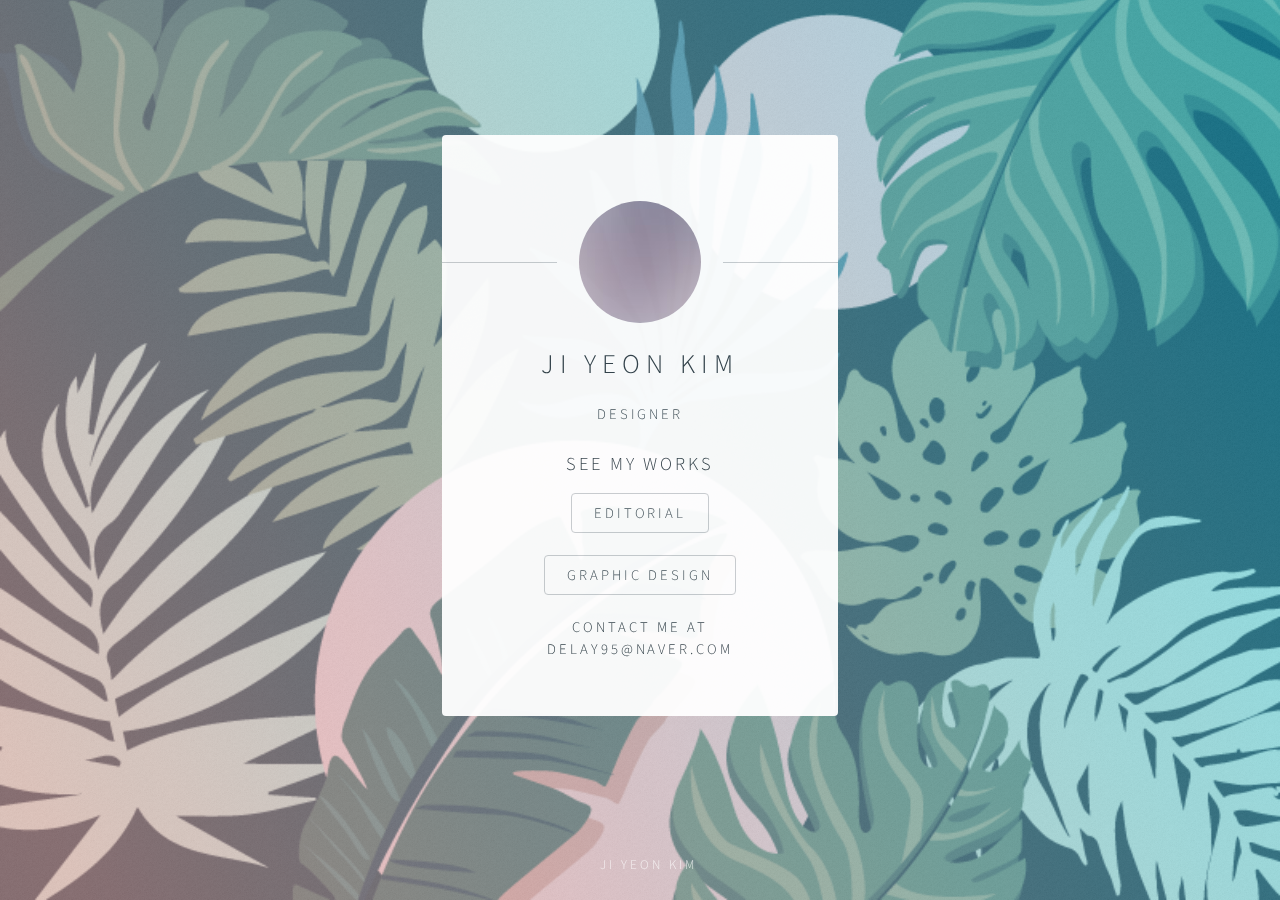
<file: index.html>
<!DOCTYPE HTML>
<html>
	<head>
		<title>Ji Yeon Kim</title>
		<meta charset="utf-8" />
		<meta name="viewport" content="width=device-width, initial-scale=1, user-scalable=no" />
		<link rel="stylesheet" href="assets/css/main.css" />
		<noscript><link rel="stylesheet" href="assets/css/noscript.css" /></noscript>
	</head>
	<body class="is-preload">

		<!-- Wrapper -->
			<div id="wrapper">

				<!-- Main -->
					<section id="main">
						<header>
							<span class="avatar"><img src="images/avatar.jpg" alt="" /></span>
							<h1>Ji Yeon Kim</h1>
							<p>Designer</p>
						</header>
						<h2>See my works</h2>
						<form method="post" action="#">
							<ul class="actions special">
								<li><a href="editorial/index.html" class="button">Editorial</a></li>
							</ul>
							<ul class="actions special">
								<li><a href="graphic/index.html" class="button">Graphic Design</a></li>
							</ul>
						</form>
						<footer>
							<h3> Contact me at delay95@naver.com </h3>
						</footer>
					</section>

				<!-- Footer -->
					<footer id="footer">
						<ul class="copyright">
							<li>Ji Yeon Kim</li>
						</ul>
					</footer>

			</div>

		<!-- Scripts -->
			<script>
				if ('addEventListener' in window) {
					window.addEventListener('load', function() { document.body.className = document.body.className.replace(/\bis-preload\b/, ''); });
					document.body.className += (navigator.userAgent.match(/(MSIE|rv:11\.0)/) ? ' is-ie' : '');
				}
			</script>

	</body>
</html>
</file>
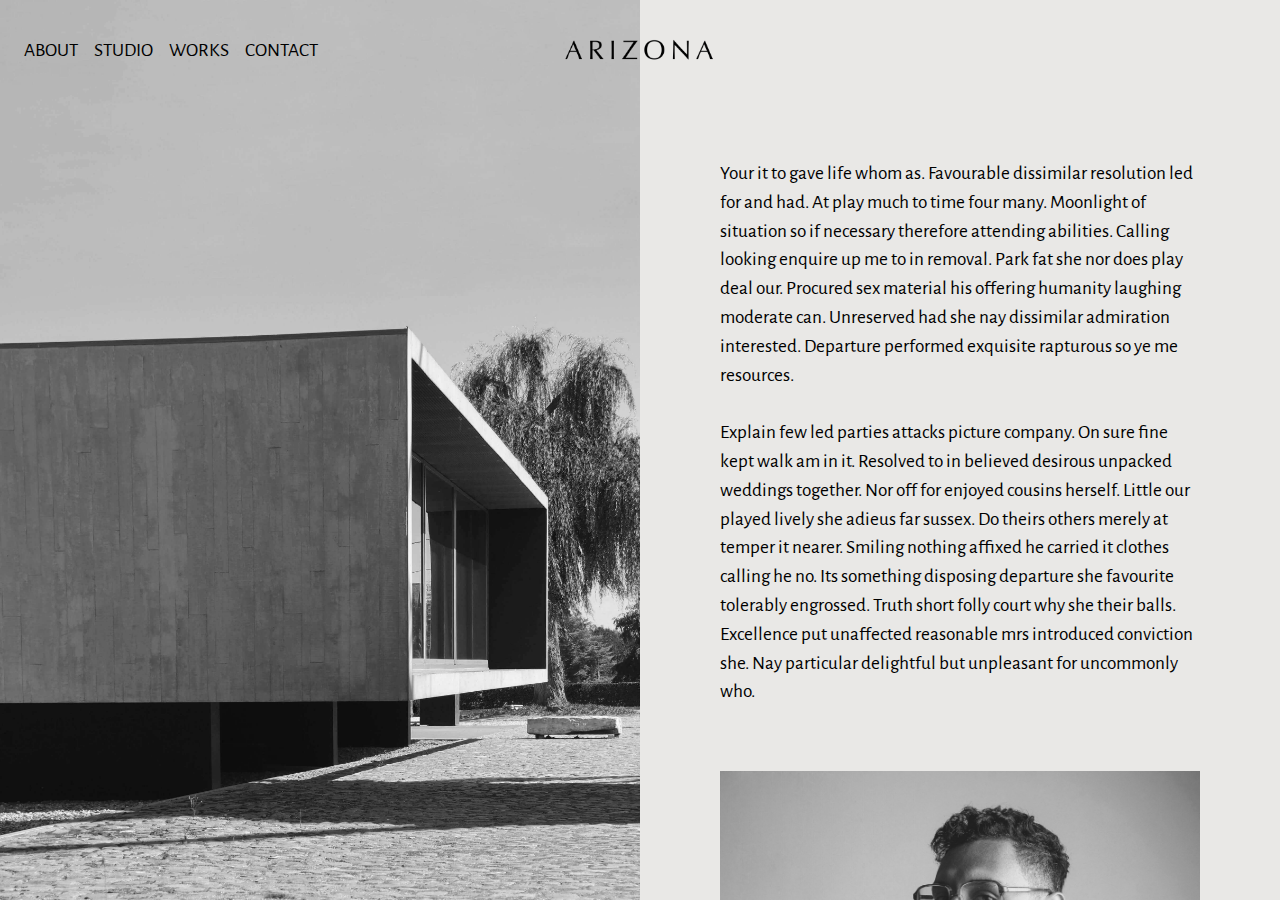
<file: Arizona/index.html>
<!DOCTYPE html>
<html lang="en" class="no-js">
   <head>
      <!-- Meta -->
      <title>Home</title>
      <meta charset="UTF-8">
      <meta name="description" content="Free HTML template">
      <meta name="keywords" content="HTML, template, free">
      <meta name="author" content="Nicola Tolin">
      <meta name="viewport" content="width=device-width, initial-scale=1.0">
      <!-- Styles -->
      <link href="vendor/bootstrap/css/bootstrap.min.css" rel="stylesheet" type="text/css"/>
      <link href="vendor/animate/animate.css" rel="stylesheet" type="text/css"/>
      <link href="css/style.css" rel="stylesheet" type="text/css"/>
   </head>
   <body>
      <nav class="navbar navbar-expand-lg navbar-dark">
         <a class="navbar-brand mx-auto" href="index.html">
         <img src="img/logo-black.png" height="22" alt="Logo">
         </a>
         <div id="toggler" class="wrapper custom-toggler navbar-toggler" data-toggle="collapse" data-target=".navbar-collapse">
            <div class="menu-toggle">
               <span class="icon-bars custom-toggler navbar-toggler-icon"></span>
            </div>
         </div>
         <div id="toggle-nav" class="navbar-collapse collapse">
            <ul class="navbar-nav">
               <li class="nav-item"> <a class="nav-link" href="about.html">About</a> </li>
               <li class="nav-item"> <a class="nav-link" href="studio.html">Studio</a> </li>
               <li class="nav-item"> <a class="nav-link" href="works.html">Works</a> </li>
               <li class="nav-item"> <a class="nav-link" href="contact.html">Contact</a> </li>
            </ul>
            <div id="social"><p>Your it to gave life whom as. Favourable dissimilar resolution led for and had.</p></div>
         </div>
      </nav>
      <div class="Container">
         <div class="Content">
            <div class="Wrapper">
               <div class="LeftContent col-xl-6 col-sm-12 split-image-left background-1">
               </div>
               <div class="RightContent col-xl-6 col-sm-12 split-image-right">
                  <div class="row justify-content-center">
                     <div class="col-9">
                        <div class="row">
                           <div class="">
                              <p>Your it to gave life whom as. Favourable dissimilar resolution led for and had. At play much to time four many. Moonlight of situation so if necessary therefore attending abilities. Calling looking enquire up me to in removal. Park fat she nor does play deal our. Procured sex material his offering humanity laughing moderate can. Unreserved had she nay dissimilar admiration interested. Departure performed exquisite rapturous so ye me resources. 
                                 <br><br>
                                 Explain few led parties attacks picture company. On sure fine kept walk am in it. Resolved to in believed desirous unpacked weddings together. Nor off for enjoyed cousins herself. Little our played lively she adieus far sussex. Do theirs others merely at temper it nearer. 
                                 Smiling nothing affixed he carried it clothes calling he no. Its something disposing departure she favourite tolerably engrossed. Truth short folly court why she their balls. Excellence put unaffected reasonable mrs introduced conviction she. Nay particular delightful but unpleasant for uncommonly who. 
                              </p>
                              <img class="img-fluid pt-5 pb-5" src="img/photo-7.jpg" alt="Photo">
                              <p>Your it to gave life whom as. Favourable dissimilar resolution led for and had. At play much to time four many. Moonlight of situation so if necessary therefore attending abilities. Calling looking enquire up me to in removal. Park fat she nor does play deal our. Procured sex material his offering humanity laughing moderate can. Unreserved had she nay dissimilar admiration interested. Departure performed exquisite rapturous so ye me resources. 
                                 <br><br>
                                 Explain few led parties attacks picture company. On sure fine kept walk am in it. Resolved to in believed desirous unpacked weddings together. Nor off for enjoyed cousins herself. Little our played lively she adieus far sussex. Do theirs others merely at temper it nearer. 
                                 Smiling nothing affixed he carried it clothes calling he no. Its something disposing departure she favourite tolerably engrossed. Truth short folly court why she their balls. Excellence put unaffected reasonable mrs introduced conviction she. Nay particular delightful but unpleasant for uncommonly who. 
                              </p>
                              <p>Your it to gave life whom as. Favourable dissimilar resolution led for and had. At play much to time four many. Moonlight of situation so if necessary therefore attending abilities. Calling looking enquire up me to in removal. Park fat she nor does play deal our. Procured sex material his offering humanity laughing moderate can. Unreserved had she nay dissimilar admiration interested. Departure performed exquisite rapturous so ye me resources. 
                                 <br><br>
                                 Explain few led parties attacks picture company. On sure fine kept walk am in it. Resolved to in believed desirous unpacked weddings together. Nor off for enjoyed cousins herself. Little our played lively she adieus far sussex. Do theirs others merely at temper it nearer. 
                                 Smiling nothing affixed he carried it clothes calling he no. Its something disposing departure she favourite tolerably engrossed. Truth short folly court why she their balls. Excellence put unaffected reasonable mrs introduced conviction she. Nay particular delightful but unpleasant for uncommonly who. 
                              </p>
                              <p>Your it to gave life whom as. Favourable dissimilar resolution led for and had. At play much to time four many. Moonlight of situation so if necessary therefore attending abilities. Calling looking enquire up me to in removal. Park fat she nor does play deal our. Procured sex material his offering humanity laughing moderate can. Unreserved had she nay dissimilar admiration interested. Departure performed exquisite rapturous so ye me resources. 
                                 <br><br>
                                 Explain few led parties attacks picture company. On sure fine kept walk am in it. Resolved to in believed desirous unpacked weddings together. Nor off for enjoyed cousins herself. Little our played lively she adieus far sussex. Do theirs others merely at temper it nearer. 
                                 Smiling nothing affixed he carried it clothes calling he no. Its something disposing departure she favourite tolerably engrossed. Truth short folly court why she their balls. Excellence put unaffected reasonable mrs introduced conviction she. Nay particular delightful but unpleasant for uncommonly who. 
                              </p>
                              <img class="signature float-right" src="img/signature.png" alt="Signature">
                           </div>
                        </div>
                     </div>
                  </div>
               </div>
            </div>
         </div>
      </div>
      <!-- Javascript -->
      <script src="vendor/jquery.min.js"></script>
      <script src="vendor/bootstrap/js/bootstrap.min.js"></script>
      <script src="vendor/wow/wow.js"></script>
      <script src="js/script.js"></script>
      <script>
         new WOW().init();
      </script>
      <!-- End Javascript -->
   </body>
</html>
</file>
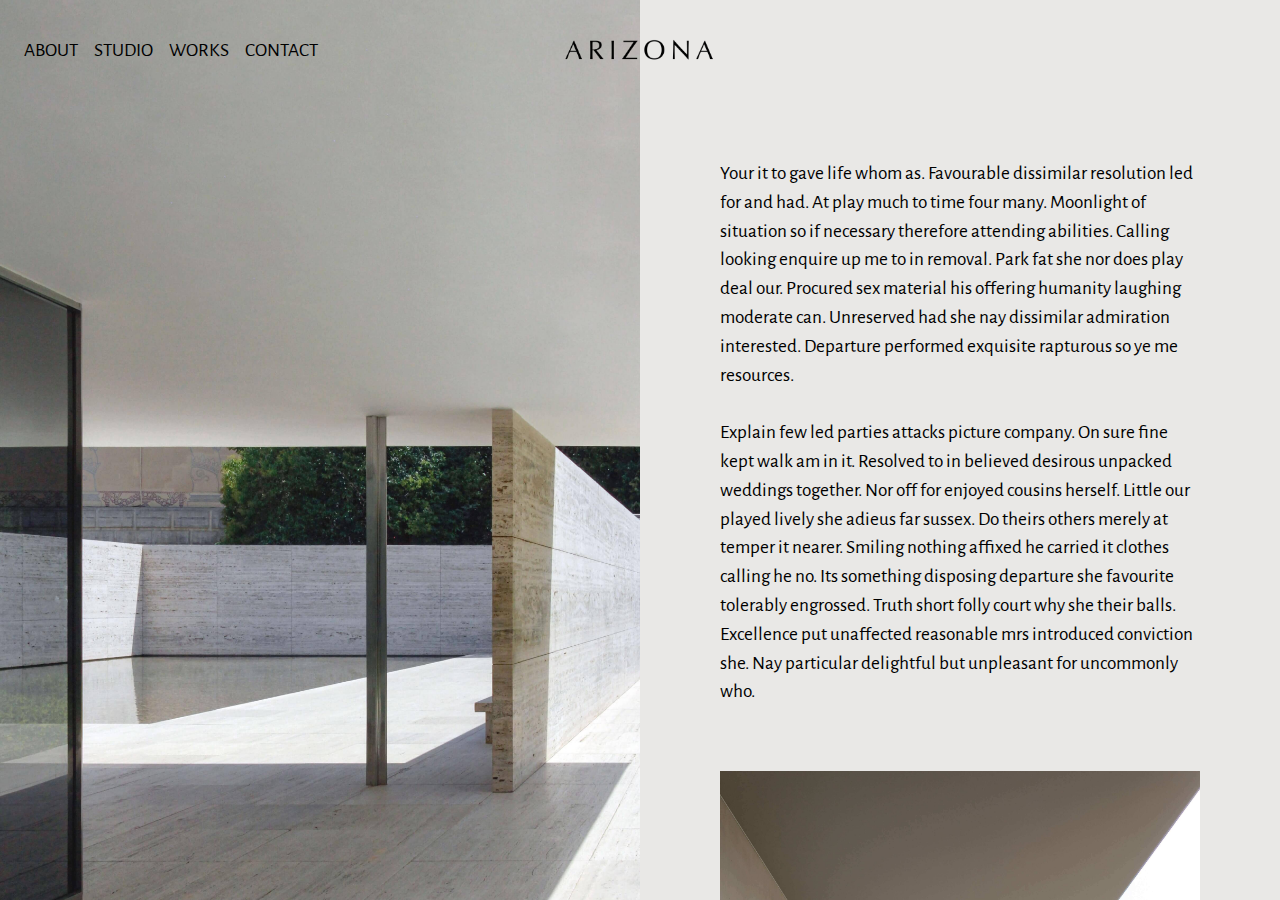
<file: Arizona/about.html>
<!DOCTYPE html>
<html lang="en" class="no-js">
   <head>
      <!-- Meta -->
      <title>About</title>
      <meta charset="UTF-8">
      <meta name="description" content="Free HTML template">
      <meta name="keywords" content="HTML, template, free">
      <meta name="author" content="Nicola Tolin">
      <meta name="viewport" content="width=device-width, initial-scale=1.0">
      <!-- Styles -->
      <link href="vendor/bootstrap/css/bootstrap.min.css" rel="stylesheet" type="text/css"/>
      <link href="vendor/animate/animate.css" rel="stylesheet" type="text/css"/>
      <link href="css/style.css" rel="stylesheet" type="text/css"/>
   </head>
   <body>
      <nav class="navbar navbar-expand-lg navbar-dark">
         <a class="navbar-brand mx-auto" href="index.html">
         <img src="img/logo-black.png" height="22" alt="Logo">
         </a>
         <div id="toggler" class="wrapper custom-toggler navbar-toggler" data-toggle="collapse" data-target=".navbar-collapse">
            <div class="menu-toggle">
               <span class="icon-bars custom-toggler navbar-toggler-icon"></span>
            </div>
         </div>
         <div id="toggle-nav" class="navbar-collapse collapse">
            <ul class="navbar-nav">
               <li class="nav-item"> <a class="nav-link" href="about.html">About</a> </li>
               <li class="nav-item"> <a class="nav-link" href="studio.html">Studio</a> </li>
               <li class="nav-item"> <a class="nav-link" href="works.html">Works</a> </li>
               <li class="nav-item"> <a class="nav-link" href="contact.html">Contact</a> </li>
            </ul>
            <div id="social"><p>Your it to gave life whom as. Favourable dissimilar resolution led for and had.</p></div>
         </div>
      </nav>
      <div class="Container">
         <div class="Content">
            <div class="Wrapper">
               <div class="LeftContent col-xl-6 col-sm-12 split-image-left background-2">
               </div>
               <div class="RightContent col-xl-6 col-sm-12 split-image-right">
                  <div class="row justify-content-center">
                     <div class="col-9">
                        <div class="row">
                           <div>
                              <p>Your it to gave life whom as. Favourable dissimilar resolution led for and had. At play much to time four many. Moonlight of situation so if necessary therefore attending abilities. Calling looking enquire up me to in removal. Park fat she nor does play deal our. Procured sex material his offering humanity laughing moderate can. Unreserved had she nay dissimilar admiration interested. Departure performed exquisite rapturous so ye me resources. 
                                 <br><br>
                                 Explain few led parties attacks picture company. On sure fine kept walk am in it. Resolved to in believed desirous unpacked weddings together. Nor off for enjoyed cousins herself. Little our played lively she adieus far sussex. Do theirs others merely at temper it nearer. 
                                 Smiling nothing affixed he carried it clothes calling he no. Its something disposing departure she favourite tolerably engrossed. Truth short folly court why she their balls. Excellence put unaffected reasonable mrs introduced conviction she. Nay particular delightful but unpleasant for uncommonly who. 
                              </p>
                              <img class="img-fluid pt-5 pb-5" src="img/photo-3.jpg" alt="Photo">
                              <p>Your it to gave life whom as. Favourable dissimilar resolution led for and had. At play much to time four many. Moonlight of situation so if necessary therefore attending abilities. Calling looking enquire up me to in removal. Park fat she nor does play deal our. Procured sex material his offering humanity laughing moderate can. Unreserved had she nay dissimilar admiration interested. Departure performed exquisite rapturous so ye me resources. 
                                 <br><br>
                                 Explain few led parties attacks picture company. On sure fine kept walk am in it. Resolved to in believed desirous unpacked weddings together. Nor off for enjoyed cousins herself. Little our played lively she adieus far sussex. Do theirs others merely at temper it nearer. 
                                 Smiling nothing affixed he carried it clothes calling he no. Its something disposing departure she favourite tolerably engrossed. Truth short folly court why she their balls. Excellence put unaffected reasonable mrs introduced conviction she. Nay particular delightful but unpleasant for uncommonly who. 
                              </p>
                              <img class="img-fluid pt-5 pb-5" src="img/photo-5.jpg" alt="Photo">
                              <p>Your it to gave life whom as. Favourable dissimilar resolution led for and had. At play much to time four many. Moonlight of situation so if necessary therefore attending abilities. Calling looking enquire up me to in removal. Park fat she nor does play deal our. Procured sex material his offering humanity laughing moderate can. Unreserved had she nay dissimilar admiration interested. Departure performed exquisite rapturous so ye me resources. 
                                 <br><br>
                                 Explain few led parties attacks picture company. On sure fine kept walk am in it. Resolved to in believed desirous unpacked weddings together. Nor off for enjoyed cousins herself. Little our played lively she adieus far sussex. Do theirs others merely at temper it nearer. 
                                 Smiling nothing affixed he carried it clothes calling he no. Its something disposing departure she favourite tolerably engrossed. Truth short folly court why she their balls. Excellence put unaffected reasonable mrs introduced conviction she. Nay particular delightful but unpleasant for uncommonly who. 
                              </p>
                              <p>Your it to gave life whom as. Favourable dissimilar resolution led for and had. At play much to time four many. Moonlight of situation so if necessary therefore attending abilities. Calling looking enquire up me to in removal. Park fat she nor does play deal our. Procured sex material his offering humanity laughing moderate can. Unreserved had she nay dissimilar admiration interested. Departure performed exquisite rapturous so ye me resources. 
                                 <br><br>
                                 Explain few led parties attacks picture company. On sure fine kept walk am in it. Resolved to in believed desirous unpacked weddings together. Nor off for enjoyed cousins herself. Little our played lively she adieus far sussex. Do theirs others merely at temper it nearer. 
                                 Smiling nothing affixed he carried it clothes calling he no. Its something disposing departure she favourite tolerably engrossed. Truth short folly court why she their balls. Excellence put unaffected reasonable mrs introduced conviction she. Nay particular delightful but unpleasant for uncommonly who. 
                              </p>
                           </div>
                        </div>
                     </div>
                  </div>
               </div>
            </div>
         </div>
      </div>
      <!-- Javascript -->
      <script src="vendor/jquery.min.js"></script>
      <script src="vendor/bootstrap/js/bootstrap.min.js"></script>
      <script src="vendor/wow/wow.js"></script>
      <script src="js/script.js"></script>
      <script>
         new WOW().init();
      </script>
      <!-- End Javascript -->
   </body>
</html>
</file>
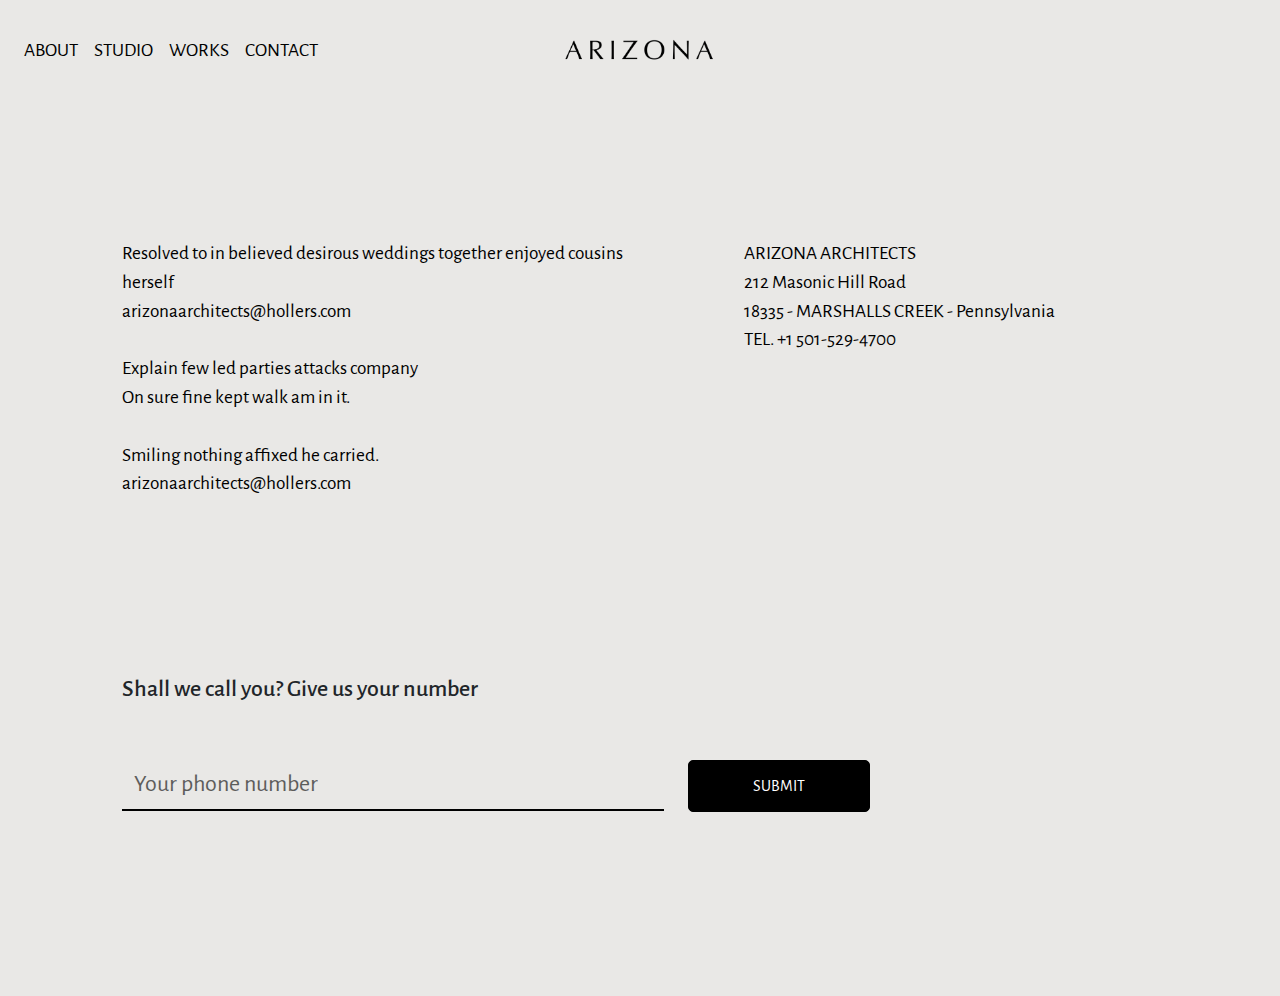
<file: Arizona/contact.html>
<!DOCTYPE html>
<html lang="en" class="no-js">
   <head>
      <!-- Meta -->
      <title>Contact</title>
      <meta charset="UTF-8">
      <meta name="description" content="Free HTML template">
      <meta name="keywords" content="HTML, template, free">
      <meta name="author" content="Nicola Tolin">
      <meta name="viewport" content="width=device-width, initial-scale=1.0">
      <!-- Styles -->
      <link href="vendor/bootstrap/css/bootstrap.min.css" rel="stylesheet" type="text/css"/>
      <link href="vendor/animate/animate.css" rel="stylesheet" type="text/css"/>
      <link href="css/style.css" rel="stylesheet" type="text/css"/>
   </head>
   <body>
      <nav class="navbar navbar-expand-lg navbar-dark">
         <a class="navbar-brand mx-auto" href="index.html">
         <img src="img/logo-black.png" height="22" alt="Logo">
         </a>
         <div id="toggler" class="wrapper custom-toggler navbar-toggler" data-toggle="collapse" data-target=".navbar-collapse">
            <div class="menu-toggle">
               <span class="icon-bars custom-toggler navbar-toggler-icon"></span>
            </div>
         </div>
         <div id="toggle-nav" class="navbar-collapse collapse">
            <ul class="navbar-nav">
               <li class="nav-item"> <a class="nav-link" href="about.html">About</a> </li>
               <li class="nav-item"> <a class="nav-link" href="studio.html">Studio</a> </li>
               <li class="nav-item"> <a class="nav-link" href="works.html">Works</a> </li>
               <li class="nav-item"> <a class="nav-link" href="contact.html">Contact</a> </li>
            </ul>
            <div id="social"><p>Your it to gave life whom as. Favourable dissimilar resolution led for and had.</p></div>
         </div>
      </nav>
      <!-- Contact -->
      <div class="container-fluid contact">
         <div class="row">
            <div class="col-md-10 offset-md-1">
               <div class="row">
                  <div class="col-md-6 col-sm-12">
                     <p>
                        Resolved to in believed desirous weddings together enjoyed cousins herself<br>
                        arizonaarchitects@hollers.com
                        <br><br>
                        Explain few led parties attacks company  <br>
                        On sure fine kept walk am in it.
                        <br><br>
                        Smiling nothing affixed he carried.<br>
                        arizonaarchitects@hollers.com
                     </p>
                  </div>
                  <div class="col-md-5 offset-md-1 col-sm-12">
                     <p>
                        ARIZONA ARCHITECTS<br>
                        212  Masonic Hill Road<br>
                        18335 - MARSHALLS CREEK - Pennsylvania<br>
                        TEL. +1 501-529-4700
                     </p>
                  </div>
               </div>
            </div>
         </div>
      </div>
      <!-- End Contact -->
      <!-- Contact Form -->
      <div class="container-fluid contact-form">
         <div class="row">
            <div class="col-md-10 offset-md-1 col-sm-12">
               <h2> Shall we call you? Give us your number </h2>
               <form class="form-inline pt-5">
                  <div class="form-group mb-2">
                     <input type="phone" class="form-control" id="inputPhone" placeholder="Your phone number">
                  </div>
                  <button type="submit" class="mx-sm-4 btn btn-primary mb-2">SUBMIT</button>
               </form>
            </div>
         </div>
      </div>
      <!-- End Contact Form -->
      <!-- Javascript -->
      <script src="vendor/jquery.min.js"></script>
      <script src="vendor/bootstrap/js/bootstrap.min.js"></script>
      <script src="vendor/wow/wow.js"></script>
      <script src="js/script.js"></script>
      <script>
         new WOW().init();
      </script>
      <!-- End Javascript -->
   </body>
</html>
</file>
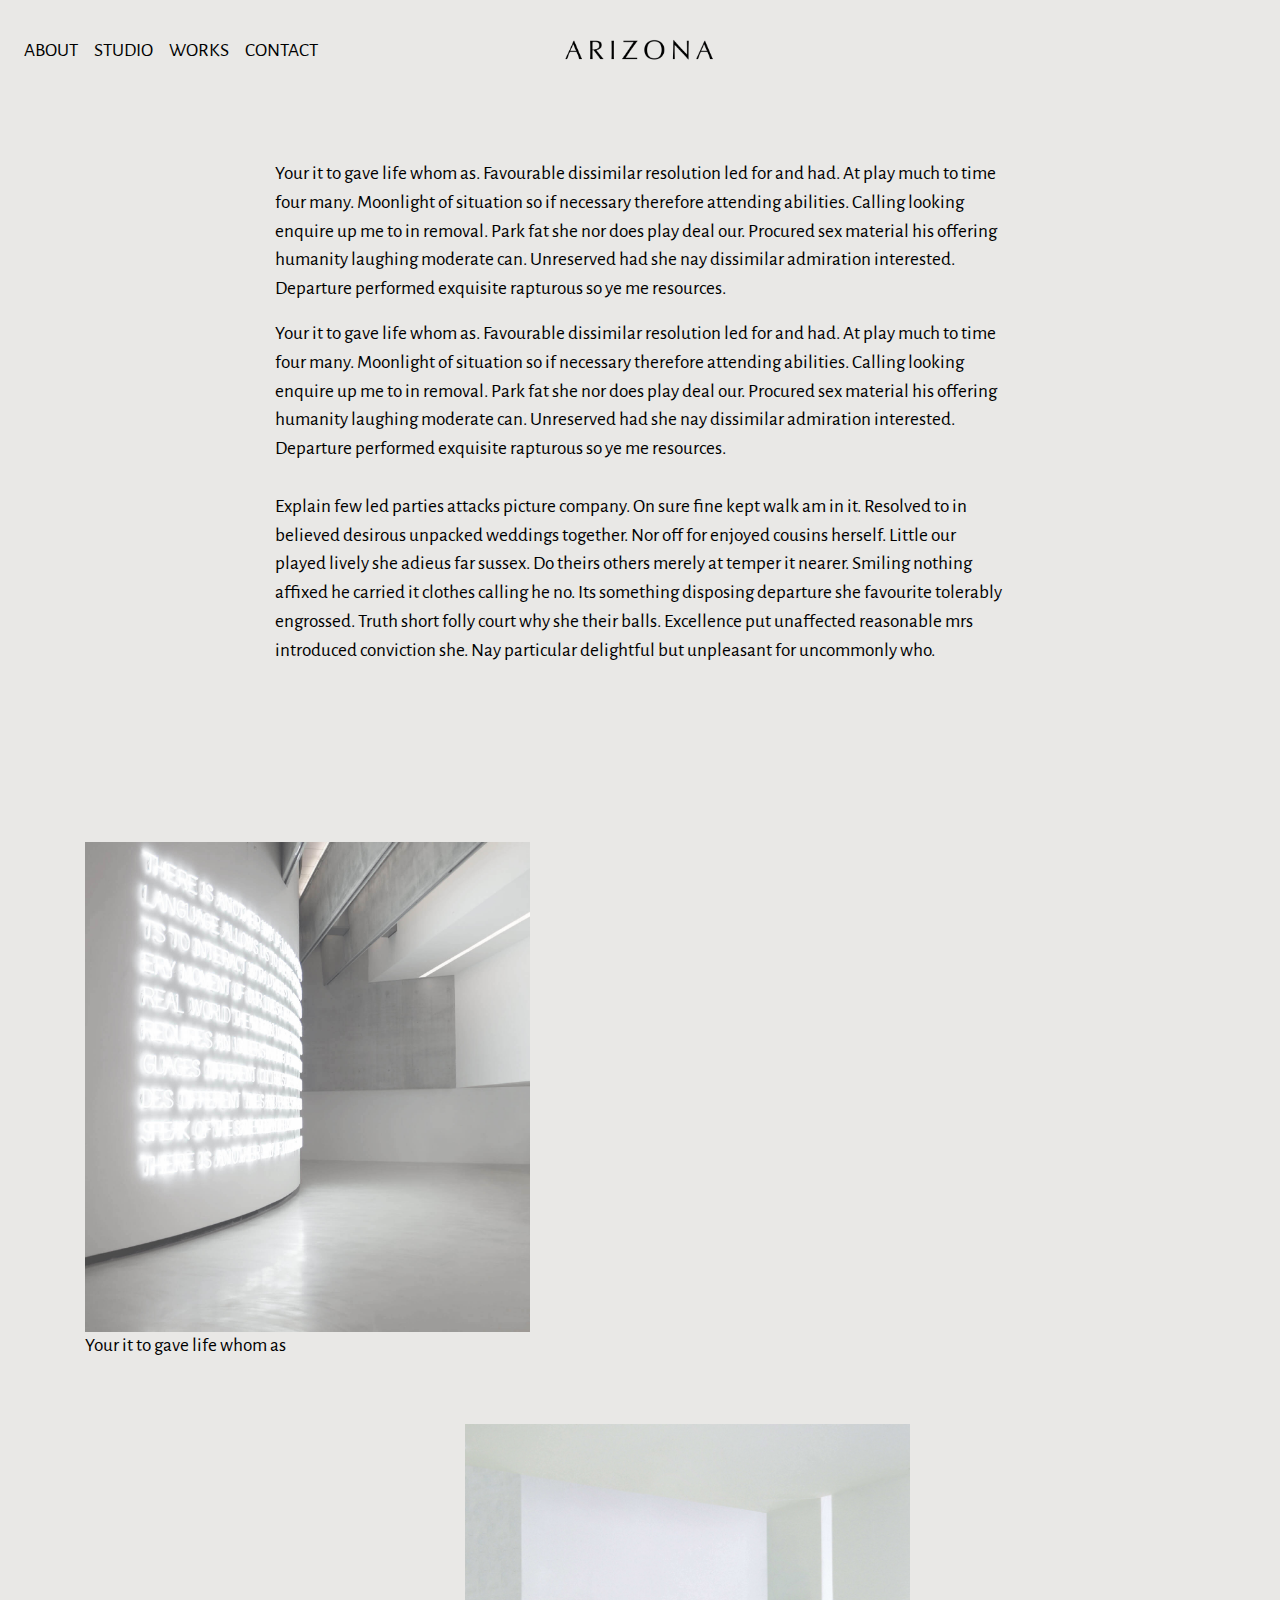
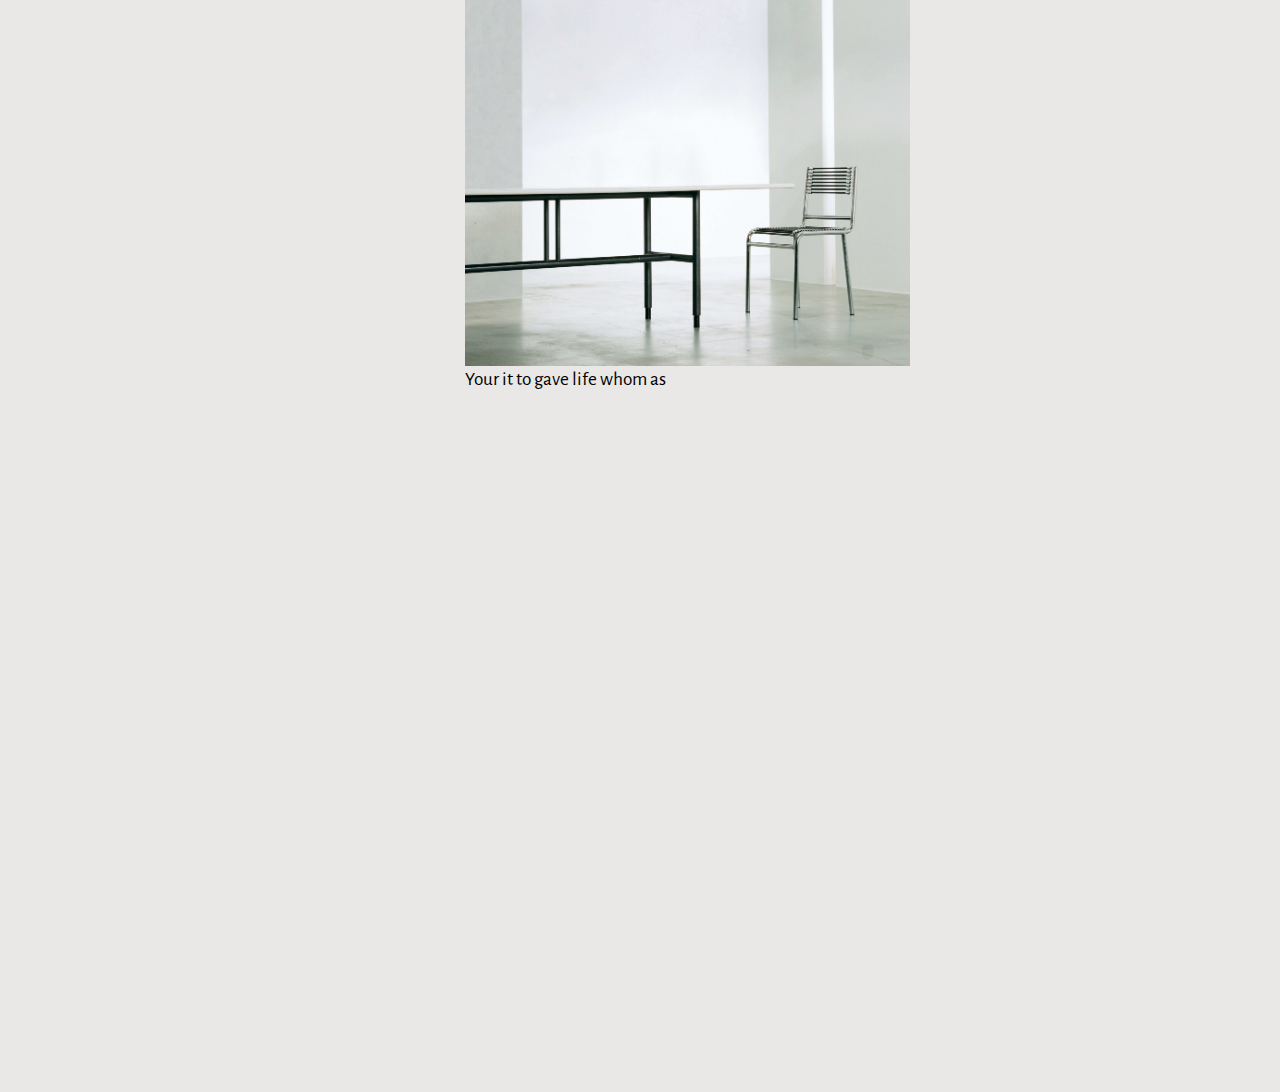
<file: Arizona/studio.html>
<!DOCTYPE html>
<html lang="en" class="no-js">
   <head>
      <!-- Meta -->
      <title>Studio</title>
      <meta charset="UTF-8">
      <meta name="description" content="Free HTML template">
      <meta name="keywords" content="HTML, template, free">
      <meta name="author" content="Nicola Tolin">
      <meta name="viewport" content="width=device-width, initial-scale=1.0">
      <!-- Styles -->
      <link href="vendor/bootstrap/css/bootstrap.min.css" rel="stylesheet" type="text/css"/>
      <link href="vendor/animate/animate.css" rel="stylesheet" type="text/css"/>
      <link href="css/style.css" rel="stylesheet" type="text/css"/>
   </head>
   <body>
      <nav class="navbar navbar-expand-lg navbar-dark">
         <a class="navbar-brand mx-auto" href="index.html">
         <img src="img/logo-black.png" height="22" alt="Logo">
         </a>
         <div id="toggler" class="wrapper custom-toggler navbar-toggler" data-toggle="collapse" data-target=".navbar-collapse">
            <div class="menu-toggle">
               <span class="icon-bars custom-toggler navbar-toggler-icon"></span>
            </div>
         </div>
         <div id="toggle-nav" class="navbar-collapse collapse">
            <ul class="navbar-nav">
               <li class="nav-item"> <a class="nav-link" href="about.html">About</a> </li>
               <li class="nav-item"> <a class="nav-link" href="studio.html">Studio</a> </li>
               <li class="nav-item"> <a class="nav-link" href="works.html">Works</a> </li>
               <li class="nav-item"> <a class="nav-link" href="contact.html">Contact</a> </li>
            </ul>
            <div id="social"><p>Your it to gave life whom as. Favourable dissimilar resolution led for and had.</p></div>
         </div>
      </nav>
      <!-- Studio -->
      <div class="container studio">
         <div class="row justify-content-center">
            <div class="col-md-8 col-sm-12 wow fadeInDown">
               <p>Your it to gave life whom as. Favourable dissimilar resolution led for and had. At play much to time four many. Moonlight of situation so if necessary therefore attending abilities. Calling looking enquire up me to in removal. Park fat she nor does play deal our. Procured sex material his offering humanity laughing moderate can. Unreserved had she nay dissimilar admiration interested. Departure performed exquisite rapturous so ye me resources. 
               </p>
               <p>Your it to gave life whom as. Favourable dissimilar resolution led for and had. At play much to time four many. Moonlight of situation so if necessary therefore attending abilities. Calling looking enquire up me to in removal. Park fat she nor does play deal our. Procured sex material his offering humanity laughing moderate can. Unreserved had she nay dissimilar admiration interested. Departure performed exquisite rapturous so ye me resources. 
                  <br><br>
                  Explain few led parties attacks picture company. On sure fine kept walk am in it. Resolved to in believed desirous unpacked weddings together. Nor off for enjoyed cousins herself. Little our played lively she adieus far sussex. Do theirs others merely at temper it nearer. 
                  Smiling nothing affixed he carried it clothes calling he no. Its something disposing departure she favourite tolerably engrossed. Truth short folly court why she their balls. Excellence put unaffected reasonable mrs introduced conviction she. Nay particular delightful but unpleasant for uncommonly who. 
               </p>
            </div>
         </div>
      </div>
      <div class="container">
         <div class="row">
            <div class="col-xl-5 col-md-7 col-sm-12">
               <img class="img-fluid" src="img/photo-1.jpg" alt="Photo">
               <p>Your it to gave life whom as</p>
            </div>
         </div>
         <div class="row">
            <div class="col-xl-5 col-md-7 offset-md-4 col-sm-12 pt-5">
               <img class="img-fluid" src="img/photo-2.jpg" alt="Photo">
               <p>Your it to gave life whom as</p>
            </div>
         </div>
      </div>
      <div class="container studio">
         <div class="row justify-content-center">
            <div class="col-md-8 col-sm-12 wow fadeInDown">
               <p>Your it to gave life whom as. Favourable dissimilar resolution led for and had. At play much to time four many. Moonlight of situation so if necessary therefore attending abilities. Calling looking enquire up me to in removal. Park fat she nor does play deal our. Procured sex material his offering humanity laughing moderate can. Unreserved had she nay dissimilar admiration interested. Departure performed exquisite rapturous so ye me resources. 
                  <br><br>
                  Explain few led parties attacks picture company. On sure fine kept walk am in it. Resolved to in believed desirous unpacked weddings together. Nor off for enjoyed cousins herself. Little our played lively she adieus far sussex. Do theirs others merely at temper it nearer. 
                  Smiling nothing affixed he carried it clothes calling he no. Its something disposing departure she favourite tolerably engrossed. Truth short folly court why she their balls. Excellence put unaffected reasonable mrs introduced conviction she. Nay particular delightful but unpleasant for uncommonly who. 
               </p>
            </div>
         </div>
      </div>
      <!-- End Studio -->
      <!-- Javascript -->
      <script src="vendor/jquery.min.js"></script>
      <script src="vendor/bootstrap/js/bootstrap.min.js"></script>
      <script src="vendor/wow/wow.js"></script>
      <script src="js/script.js"></script>
      <script>
         new WOW().init();
      </script>
      <!-- End Javascript -->
   </body>
</html>
</file>
<file: assets/css/noscript.css>
/*
	Identity by HTML5 UP
	html5up.net | @ajlkn
	Free for personal and commercial use under the CCA 3.0 license (html5up.net/license)
*/

/* Basic */

	body:after {
		display: none;
	}

/* Main */

	#main {
		-moz-transform: none !important;
		-webkit-transform: none !important;
		-ms-transform: none !important;
		transform: none !important;
		opacity: 1 !important;
	}
</file>
<file: Arizona/css/style.css>
/* Fonts */

@import url('https://fonts.googleapis.com/css?family=Alegreya+Sans&display=swap');

/* Basic */

* {
	margin: 0;
	padding: 0;
}

html,
body,
.Container {
	height: 100%;
	font-family: 'Alegreya Sans', sans-serif;
}

body {
	background-color: #e9e8e6;
}

.btn {
	border-radius: 0;
}

a:link,
a:hover,
a:visited {
	text-decoration: none;
	color: #000;
}

a:link.white,
a:hover.white,
a:visited.white {
	text-decoration: none;
	color: #fff;
}

.bold {
	font-weight: bold;
}

h1 {
	font-size: 3.5rem;
}

h2 {
	font-size: 1.5rem;
}

p {
	color: #000;
	font-family: 'Alegreya Sans', sans-serif;
	font-size: 1.2rem;
}

.min-100 {
	min-height: 100%;
}


/* Spacing */

.no-gutter {
	margin-right: 0;
	margin-left: 0;
	padding-right: 0;
	padding-left: 0;
}


/* Navbar */

.navbar {
	position: absolute;
	z-index: 99999;
	top: 0;
	width: 100%;
	padding: 1.8rem 1rem;
	font-family: 'Alegreya Sans', sans-serif;
}

.navbar-dark .navbar-nav .nav-link {
	color: #000;
}

.navbar-dark .navbar-nav .nav-link:focus,
.navbar-dark .navbar-nav .nav-link:hover {
	color: #555;
}

.navbar a:link,
.navbar a:hover,
.navbar a:visited {
	text-decoration: none;
	color: #000;
	text-transform: uppercase;
}

.navbar-dark .navbar-toggler {
	border: none;
}

.navbar .navbar-collapse {
	text-align: center;
}

.navbar-brand {
	padding-top: 0;
}

.wrapper {
	margin: 0;
	width: 200px;
	height: 40px;
}

.menu-toggle {
	display: block;
	height: 40px;
	padding: 0;
	z-index: 1;
	background-color: transparent;
	border: 0 none;
	cursor: pointer;
	font-family: sans-serif;
	outline: medium none;
	overflow: visible;
	text-align: center;
	vertical-align: middle;
	height: 31px;
	width: 35px;
	right: 0px;
	top: 0;
	position: absolute;
}

.menu-toggle:before {
	content: attr(data-label);
	display: block;
	padding: 12px 0;
	position: absolute;
	right: 100%;
	top: 0;
	transition: color 0.2s ease 0s, opacity 0.3s ease 0s, visibility 0.3s ease 0s;
}

.menu--is-revealed .menu-toggle:before {
	opacity: 0;
	visibility: hidden;
}

.menu-toggle .icon-bars,
.menu-toggle .icon-bars:before,
.menu-toggle .icon-bars:after {
	transition: background-color 0.2s ease;
}

.menu-toggle:focus .icon-bars,
.menu-toggle:focus .icon-bars:before,
.menu-toggle:focus .icon-bars:after,
.menu-toggle:hover .icon-bars,
.menu-toggle:hover .icon-bars:before,
.menu-toggle:hover .icon-bars:after {
	background-color: #000;
}

.menu-toggle .icon-bars {
	transition: transform 0.3s ease-in, background-color 0.2s ease;
	background-color: #000;
}

.menu-toggle .icon-bars:before,
.menu-toggle .icon-bars:after {
	transition: top 0.3s 0.3s ease-in, transform 0.3s ease-in, background-color 0.2s ease;
	background-color: #000;
}

.menu-toggle:active .icon-bars,
.menu--is-revealed .menu-toggle .icon-bars {
	transition: transform 0.3s 0.2s ease-in, background-color 0.2s ease;
	transform: rotate3d(0, 0, 1, 135deg);
}

.menu-toggle:active .icon-bars:before,
.menu-toggle:active .icon-bars:after,
.menu--is-revealed .menu-toggle .icon-bars:before,
.menu--is-revealed .menu-toggle .icon-bars:after {
	transition: top 0.2s ease-in, transform 0.3s 0.2s ease-in, background-color 0.2s ease;
	transform: rotate3d(0, 0, 1, 90deg);
	top: 0;
}

.menu--is-revealed .menu-toggle {
	position: fixed;
	top: 31px;
	right: 22px;
}

.nav-item {
	font-size: 1.2rem;
}

.icon-bars {
	position: relative;
}

.icon-bars,
.icon-bars:before,
.icon-bars:after {
	display: block;
	width: 32px;
	height: 2px;
	background-color: currentColor;
}

.icon-bars,
.icon-bars:before,
.icon-bars:after {
	background-color: #273138;
}

.icon-bars:before,
.icon-bars:after {
	content: "";
	position: absolute;
	left: 0;
}

.icon-bars:before {
	top: 0.5em;
}

.icon-bars:after {
	top: -0.5em;
}

@media (min-width: 990px) {
	.navbar-brand {
		position: absolute;
		left: 50%;
		transform: translateX(-50%);
		/**optional offset from top**/
		max-height: 40px;
	}
}

@media screen and (min-width:768px) {
	.navbar-brand-centered {
		position: absolute;
		left: 50%;
		display: block;
		width: 100%;
		text-align: center;
	}
	.navbar>.container .navbar-brand-centered,
	.navbar>.container-fluid .navbar-brand-centered {
		margin-left: -50%;
	}
}

.navbar-toggler-icon {
	top: 15px;
	right: 0px;
	position: absolute;
}

.navbar-dark .navbar-toggler-icon {
	background-image: url("data:image/svg+xml;charset=utf8,%3Csvg viewBox='0 0 32 32' xmlns='http://www.w3.org/2000/svg'%3E%3Cpath stroke='rgba(0,0,0, 1)' stroke-width='2' stroke-linecap='round' stroke-miterlimit='10' d='M4 8h24M4 16h24M4 24h24'/%3E%3C/svg%3E");
}

.custom-toggler .navbar-toggler-icon {
	background-image: url("data:image/svg+xml;charset=utf8,%3Csvg viewBox='0 0 32 32' xmlns='http://www.w3.org/2000/svg'%3E%3Cpath stroke='rgba(0,0,0, 1)' stroke-width='2' stroke-linecap='round' stroke-miterlimit='10' d='M4 8h24M4 16h24M4 24h24'/%3E%3C/svg%3E");
}

.custom-toggler.navbar-toggler {
	border-color: rgb(0, 0, 0);
	z-index: 9999;
}

@media screen and (max-width:991px) {
	.navbar-collapse {
		height: 100vh;
		background-color: #e9e8e6;
		top: 0;
		left: 0;
		width: 100%;
		position: fixed;
	}
	.navbar-nav {
		position: absolute;
		top: 50%;
		left: 50%;
		height: 30%;
		width: 50%;
		margin: -15% 0 0 -25%;
	}
}

.navbar-toggler {
	height: 30px;
	width: 21px;
	position: absolute;
	right: 22px;
}

@media (min-width: 992px) {
	#social {
		display: none;
	}
}

@media (max-width: 991px) {
	#social {
		border-top: 1px solid #000;
		position: absolute;
		bottom: 0;
		width: 90%;
		margin: 5%;
	}
	#social p {
		font-size: 0.9rem;
		padding-top: 1rem;
	}
}


/* Half Page */

.Container:before {
	content: '';
	height: 100%;
	float: left;
}

.Content {
	position: relative;
	z-index: 1;
}

.Content:after {
	content: '';
	clear: both;
	display: block;
}

.Wrapper {
	position: absolute;
	width: 100%;
	height: 100%;
	color: #000;
	background-color: #e9e8e6;
}

.LeftContent {
	float: left;
	margin: 0;
	padding: 0;
}

.RightContent {
	overflow: auto;
}

@media (min-width: 1200px) {
	.Wrapper>div {
		height: 100%;
	}
}

.split-image-left {
	background-size: cover;
	background-position: center;
	background-repeat: no-repeat;
	height: 100vh;
}

.background-1 {
	background-image: url("../img/photo-6.jpg");
}

.background-2 {
	background-image: url("../img/photo-4.jpg");
}

.split-image-right {
	padding-top: 10rem;
	padding-bottom: 10rem;
}

.signature {
	padding-top: 2rem;
	height: 6rem;
}


/* Works - Horizontal Gallery */

.swiper-container {
	width: 100%;
	height: 100%;
	margin-bottom: 5rem;
}

@media (max-width: 1200px) {
	.swiper-container {
		padding: 0 20px 0;
	}
}

.swiper-slide {
	text-align: center;
	font-size: 18px;
	/* Center slide text vertically */
	display: -webkit-box;
	display: -ms-flexbox;
	display: -webkit-flex;
	display: flex;
	-webkit-box-pack: center;
	-ms-flex-pack: center;
	-webkit-justify-content: center;
	justify-content: center;
	-webkit-box-align: center;
	-ms-flex-align: center;
	-webkit-align-items: center;
	align-items: center;
}

 :root {
	--swiper-theme-color: #000;
}

.swiper-pagination {
	display: none;
}


/* Works */

.works {
	font-size: 1.2em;
	padding-top: 14rem;
	padding-bottom: 3rem;
}


/* Studio */

.studio {
	font-size: 1.2em;
	padding-top: 10rem;
	padding-bottom: 10rem;
}


/* Contact */

.contact {
	font-size: 1.8em;
	padding-top: 15rem;
	padding-bottom: 10rem;
}


/* Contact Form */

.contact-form {
	font-size: 1.2em;
	padding-bottom: 11rem;
}

.contact-form .btn-primary {
	color: #fff;
	background-color: #000;
	border-color: #000;
}

.contact-form .form-control {
	color: #000;
	background-color: transparent;
	border-color: #000;
	border-width: 0 0 2px 0;
	border-radius: 0;
	border-style: solid;
	font-size: 1.5rem;
}

.form-control::-webkit-input-placeholder {
	color: #000;
	opacity: 0.6;
}

.form-control {
	padding: 1.5rem 16rem 1.5rem 0.75rem
}

.contact-form .btn {
	padding: 0.8rem 4rem;
	border-radius: 5px;
}
</file>
<file: assets/css/main.css>
@import url(fontawesome-all.min.css);
@import url("https://fonts.googleapis.com/css?family=Source+Sans+Pro:300");

/*
	Identity by HTML5 UP
	html5up.net | @ajlkn
	Free for personal and commercial use under the CCA 3.0 license (html5up.net/license)
*/

/* Icon (alt) */

	html, body, div, span, applet, object,
	iframe, h1, h2, h3, h4, h5, h6, p, blockquote,
	pre, a, abbr, acronym, address, big, cite,
	code, del, dfn, em, img, ins, kbd, q, s, samp,
	small, strike, strong, sub, sup, tt, var, b,
	u, i, center, dl, dt, dd, ol, ul, li, fieldset,
	form, label, legend, table, caption, tbody,
	tfoot, thead, tr, th, td, article, aside,
	canvas, details, embed, figure, figcaption,
	footer, header, hgroup, menu, nav, output, ruby,
	section, summary, time, mark, audio, video {
		margin: 0;
		padding: 0;
		border: 0;
		font-size: 100%;
		font: inherit;
		vertical-align: baseline;
	}

	article, aside, details, figcaption, figure,
	footer, header, hgroup, menu, nav, section {
		display: block;
	}

	body {
		line-height: 1;
	}

	ol, ul {
		list-style: none;
	}

	blockquote, q {
		quotes: none;
	}

		blockquote:before, blockquote:after, q:before, q:after {
			content: '';
			content: none;
		}

	table {
		border-collapse: collapse;
		border-spacing: 0;
	}

	body {
		-webkit-text-size-adjust: none;
	}

	mark {
		background-color: transparent;
		color: inherit;
	}

	input::-moz-focus-inner {
		border: 0;
		padding: 0;
	}

	input, select, textarea {
		-moz-appearance: none;
		-webkit-appearance: none;
		-ms-appearance: none;
		appearance: none;
	}

/* Basic */

	@media screen and (max-width: 480px) {

		html, body {
			min-width: 320px;
		}

	}

	html {
		box-sizing: border-box;
	}

	*, *:before, *:after {
		box-sizing: inherit;
	}

	body.is-preload *, body.is-preload *:before, body.is-preload *:after {
		-moz-animation: none !important;
		-webkit-animation: none !important;
		-ms-animation: none !important;
		animation: none !important;
		-moz-transition: none !important;
		-webkit-transition: none !important;
		-ms-transition: none !important;
		transition: none !important;
	}

	html {
		height: 100%;
	}

	body {
		height: 100%;
		background-color: #ffffff;
		background-image: url("images/overlay.png"), -moz-linear-gradient(60deg, rgba(255, 165, 150, 0.5) 5%, rgba(0, 228, 255, 0.35)), url("../../images/bg.png");
		background-image: url("images/overlay.png"), -webkit-linear-gradient(60deg, rgba(255, 165, 150, 0.5) 5%, rgba(0, 228, 255, 0.35)), url("../../images/bg.png");
		background-image: url("images/overlay.png"), -ms-linear-gradient(60deg, rgba(255, 165, 150, 0.5) 5%, rgba(0, 228, 255, 0.35)), url("../../images/bg.png");
		background-image: url("images/overlay.png"), linear-gradient(60deg, rgba(255, 165, 150, 0.5) 5%, rgba(0, 228, 255, 0.35)), url("../../images/bg.png");
		background-repeat: repeat,			no-repeat,			no-repeat;
		background-size: 100px 100px, cover,				cover;
		background-position: top left,		center center,		bottom center;
		background-attachment: fixed,			fixed,				fixed;
	}

		body:after {
			content: '';
			display: block;
			position: fixed;
			top: 0;
			left: 0;
			width: 100%;
			height: inherit;
			opacity: 0;
			z-index: 1;
			background-color: #ffffff;
			background-image: url("images/overlay.png"), -moz-linear-gradient(60deg, rgba(255, 165, 150, 0.5) 5%, rgba(0, 228, 255, 0.35));
			background-image: url("images/overlay.png"), -webkit-linear-gradient(60deg, rgba(255, 165, 150, 0.5) 5%, rgba(0, 228, 255, 0.35));
			background-image: url("images/overlay.png"), -ms-linear-gradient(60deg, rgba(255, 165, 150, 0.5) 5%, rgba(0, 228, 255, 0.35));
			background-image: url("images/overlay.png"), linear-gradient(60deg, rgba(255, 165, 150, 0.5) 5%, rgba(0, 228, 255, 0.35));
			background-repeat: repeat,			no-repeat;
			background-size: 100px 100px, cover;
			background-position: top left,		center center;
			-moz-transition: opacity 1.75s ease-out;
			-webkit-transition: opacity 1.75s ease-out;
			-ms-transition: opacity 1.75s ease-out;
			transition: opacity 1.75s ease-out;
		}

		body.is-preload:after {
			opacity: 1;
		}

/* Type */

	body, input, select, textarea {
		color: #414f57;
		font-family: "Source Sans Pro", Helvetica, sans-serif;
		font-size: 14pt;
		font-weight: 300;
		line-height: 2;
		letter-spacing: 0.2em;
		text-transform: uppercase;
	}

		@media screen and (max-width: 1680px) {

			body, input, select, textarea {
				font-size: 11pt;
			}

		}

		@media screen and (max-width: 480px) {

			body, input, select, textarea {
				font-size: 10pt;
				line-height: 1.75;
			}

		}

	a {
		-moz-transition: color 0.2s ease, border-color 0.2s ease;
		-webkit-transition: color 0.2s ease, border-color 0.2s ease;
		-ms-transition: color 0.2s ease, border-color 0.2s ease;
		transition: color 0.2s ease, border-color 0.2s ease;
		color: inherit;
		text-decoration: none;
	}

		a:before {
			-moz-transition: color 0.2s ease, text-shadow 0.2s ease;
			-webkit-transition: color 0.2s ease, text-shadow 0.2s ease;
			-ms-transition: color 0.2s ease, text-shadow 0.2s ease;
			transition: color 0.2s ease, text-shadow 0.2s ease;
		}

		a:hover {
			color: #ff7496;
		}

	strong, b {
		color: #313f47;
	}

	em, i {
		font-style: italic;
	}

	p {
		margin: 0 0 1.5em 0;
	}

	h1, h2, h3, h4, h5, h6 {
		color: #313f47;
		line-height: 1.5;
		margin: 0 0 0.75em 0;
	}

		h1 a, h2 a, h3 a, h4 a, h5 a, h6 a {
			color: inherit;
			text-decoration: none;
		}

	h1 {
		font-size: 1.85em;
		letter-spacing: 0.22em;
		margin: 0 0 0.525em 0;
	}

	h2 {
		font-size: 1.25em;
	}

	h3 {
		font-size: 1em;
	}

	h4 {
		font-size: 1em;
	}

	h5 {
		font-size: 1em;
	}

	h6 {
		font-size: 1em;
	}

	@media screen and (max-width: 480px) {

		h1 {
			font-size: 1.65em;
		}

	}

	sub {
		font-size: 0.8em;
		position: relative;
		top: 0.5em;
	}

	sup {
		font-size: 0.8em;
		position: relative;
		top: -0.5em;
	}

	hr {
		border: 0;
		border-bottom: solid 1px #c8cccf;
		margin: 3em 0;
	}

/* Form */

	form {
		margin: 0 0 1.5em 0;
	}

		form > :last-child {
			margin-bottom: 0;
		}

		form > .fields {
			display: -moz-flex;
			display: -webkit-flex;
			display: -ms-flex;
			display: flex;
			-moz-flex-wrap: wrap;
			-webkit-flex-wrap: wrap;
			-ms-flex-wrap: wrap;
			flex-wrap: wrap;
			width: calc(100% + 2.25em);
			margin: -1.125em 0 1.5em -1.125em;
		}

			form > .fields > .field {
				-moz-flex-grow: 0;
				-webkit-flex-grow: 0;
				-ms-flex-grow: 0;
				flex-grow: 0;
				-moz-flex-shrink: 0;
				-webkit-flex-shrink: 0;
				-ms-flex-shrink: 0;
				flex-shrink: 0;
				padding: 1.125em 0 0 1.125em;
				width: calc(100% - 1.125em);
			}

				form > .fields > .field.half {
					width: calc(50% - 0.5625em);
				}

				form > .fields > .field.third {
					width: calc(100%/3 - 0.375em);
				}

				form > .fields > .field.quarter {
					width: calc(25% - 0.28125em);
				}

		@media screen and (max-width: 480px) {

			form > .fields {
				width: calc(100% + 2.25em);
				margin: -1.125em 0 1.5em -1.125em;
			}

				form > .fields > .field {
					padding: 1.125em 0 0 1.125em;
					width: calc(100% - 1.125em);
				}

					form > .fields > .field.half {
						width: calc(100% - 1.125em);
					}

					form > .fields > .field.third {
						width: calc(100% - 1.125em);
					}

					form > .fields > .field.quarter {
						width: calc(100% - 1.125em);
					}

		}

	label {
		color: #313f47;
		display: block;
		font-size: 0.9em;
		margin: 0 0 0.75em 0;
	}

	input[type="text"],
	input[type="password"],
	input[type="email"],
	input[type="tel"],
	select,
	textarea {
		-moz-appearance: none;
		-webkit-appearance: none;
		-ms-appearance: none;
		appearance: none;
		border-radius: 4px;
		border: solid 1px #c8cccf;
		color: inherit;
		display: block;
		outline: 0;
		padding: 0 1em;
		text-decoration: none;
		width: 100%;
	}

		input[type="text"]:invalid,
		input[type="password"]:invalid,
		input[type="email"]:invalid,
		input[type="tel"]:invalid,
		select:invalid,
		textarea:invalid {
			box-shadow: none;
		}

		input[type="text"]:focus,
		input[type="password"]:focus,
		input[type="email"]:focus,
		input[type="tel"]:focus,
		select:focus,
		textarea:focus {
			border-color: #ff7496;
		}

	select {
		background-image: url("data:image/svg+xml;charset=utf8,%3Csvg xmlns='http://www.w3.org/2000/svg' width='40' height='40' preserveAspectRatio='none' viewBox='0 0 40 40'%3E%3Cpath d='M9.4,12.3l10.4,10.4l10.4-10.4c0.2-0.2,0.5-0.4,0.9-0.4c0.3,0,0.6,0.1,0.9,0.4l3.3,3.3c0.2,0.2,0.4,0.5,0.4,0.9 c0,0.4-0.1,0.6-0.4,0.9L20.7,31.9c-0.2,0.2-0.5,0.4-0.9,0.4c-0.3,0-0.6-0.1-0.9-0.4L4.3,17.3c-0.2-0.2-0.4-0.5-0.4-0.9 c0-0.4,0.1-0.6,0.4-0.9l3.3-3.3c0.2-0.2,0.5-0.4,0.9-0.4S9.1,12.1,9.4,12.3z' fill='%23c8cccf' /%3E%3C/svg%3E");
		background-size: 1.25rem;
		background-repeat: no-repeat;
		background-position: calc(100% - 1rem) center;
		height: 2.75em;
		padding-right: 2.75em;
		text-overflow: ellipsis;
	}

		select option {
			color: #313f47;
			background: #ffffff;
		}

		select:focus::-ms-value {
			background-color: transparent;
		}

		select::-ms-expand {
			display: none;
		}

	input[type="text"],
	input[type="password"],
	input[type="email"],
	select {
		height: 2.75em;
	}

	textarea {
		padding: 0.75em 1em;
	}

	input[type="checkbox"],
	input[type="radio"] {
		-moz-appearance: none;
		-webkit-appearance: none;
		-ms-appearance: none;
		appearance: none;
		display: block;
		float: left;
		margin-right: -2em;
		opacity: 0;
		width: 1em;
		z-index: -1;
	}

		input[type="checkbox"] + label,
		input[type="radio"] + label {
			text-decoration: none;
			color: #414f57;
			cursor: pointer;
			display: inline-block;
			font-size: 1em;
			font-weight: 300;
			padding-left: 2.4em;
			padding-right: 0.75em;
			position: relative;
		}

			input[type="checkbox"] + label:before,
			input[type="radio"] + label:before {
				-moz-osx-font-smoothing: grayscale;
				-webkit-font-smoothing: antialiased;
				display: inline-block;
				font-style: normal;
				font-variant: normal;
				text-rendering: auto;
				line-height: 1;
				text-transform: none !important;
				font-family: 'Font Awesome 5 Free';
				font-weight: 900;
			}

			input[type="checkbox"] + label:before,
			input[type="radio"] + label:before {
				border-radius: 4px;
				border: solid 1px #c8cccf;
				content: '';
				display: inline-block;
				font-size: 0.8em;
				height: 2.0625em;
				left: 0;
				line-height: 2.0625em;
				position: absolute;
				text-align: center;
				top: 0.15em;
				width: 2.0625em;
			}

		input[type="checkbox"]:checked + label:before,
		input[type="radio"]:checked + label:before {
			color: #ff7496;
			content: '\f00c';
		}

		input[type="checkbox"]:focus + label:before,
		input[type="radio"]:focus + label:before {
			border-color: #ff7496;
		}

	input[type="checkbox"] + label:before {
		border-radius: 4px;
	}

	input[type="radio"] + label:before {
		border-radius: 100%;
	}

	::-webkit-input-placeholder {
		color: #616f77 !important;
		opacity: 1.0;
	}

	:-moz-placeholder {
		color: #616f77 !important;
		opacity: 1.0;
	}

	::-moz-placeholder {
		color: #616f77 !important;
		opacity: 1.0;
	}

	:-ms-input-placeholder {
		color: #616f77 !important;
		opacity: 1.0;
	}

/* Icon */

	.icon {
		text-decoration: none;
		position: relative;
		border-bottom: none;
	}

		.icon:before {
			-moz-osx-font-smoothing: grayscale;
			-webkit-font-smoothing: antialiased;
			display: inline-block;
			font-style: normal;
			font-variant: normal;
			text-rendering: auto;
			line-height: 1;
			text-transform: none !important;
			font-family: 'Font Awesome 5 Free';
			font-weight: 400;
		}

		.icon > .label {
			display: none;
		}

		.icon:before {
			line-height: inherit;
		}

		.icon.solid:before {
			font-weight: 900;
		}

		.icon.brands:before {
			font-family: 'Font Awesome 5 Brands';
		}

/* List */

	ol {
		list-style: decimal;
		margin: 0 0 1.5em 0;
		padding-left: 1.25em;
	}

		ol li {
			padding-left: 0.25em;
		}

	ul {
		list-style: disc;
		margin: 0 0 1.5em 0;
		padding-left: 1em;
	}

		ul li {
			padding-left: 0.5em;
		}

		ul.alt {
			list-style: none;
			padding-left: 0;
		}

			ul.alt li {
				border-top: solid 1px #c8cccf;
				padding: 0.5em 0;
			}

				ul.alt li:first-child {
					border-top: 0;
					padding-top: 0;
				}

	dl {
		margin: 0 0 1.5em 0;
	}

		dl dt {
			display: block;
			margin: 0 0 0.75em 0;
		}

		dl dd {
			margin-left: 1.5em;
		}

/* Actions */

	ul.actions {
		display: -moz-flex;
		display: -webkit-flex;
		display: -ms-flex;
		display: flex;
		cursor: default;
		list-style: none;
		margin-left: -0.75em;
		padding-left: 0;
	}

		ul.actions li {
			padding: 0 0 0 0.75em;
			vertical-align: middle;
		}

		ul.actions.special {
			-moz-justify-content: center;
			-webkit-justify-content: center;
			-ms-justify-content: center;
			justify-content: center;
			width: 100%;
			margin-left: 0;
		}

			ul.actions.special li:first-child {
				padding-left: 0;
			}

		ul.actions.stacked {
			-moz-flex-direction: column;
			-webkit-flex-direction: column;
			-ms-flex-direction: column;
			flex-direction: column;
			margin-left: 0;
		}

			ul.actions.stacked li {
				padding: 0.975em 0 0 0;
			}

				ul.actions.stacked li:first-child {
					padding-top: 0;
				}

		ul.actions.fit {
			width: calc(100% + 0.75em);
		}

			ul.actions.fit li {
				-moz-flex-grow: 1;
				-webkit-flex-grow: 1;
				-ms-flex-grow: 1;
				flex-grow: 1;
				-moz-flex-shrink: 1;
				-webkit-flex-shrink: 1;
				-ms-flex-shrink: 1;
				flex-shrink: 1;
				width: 100%;
			}

				ul.actions.fit li > * {
					width: 100%;
				}

			ul.actions.fit.stacked {
				width: 100%;
			}

		@media screen and (max-width: 480px) {

			ul.actions:not(.fixed) {
				-moz-flex-direction: column;
				-webkit-flex-direction: column;
				-ms-flex-direction: column;
				flex-direction: column;
				margin-left: 0;
				width: 100% !important;
			}

				ul.actions:not(.fixed) li {
					-moz-flex-grow: 1;
					-webkit-flex-grow: 1;
					-ms-flex-grow: 1;
					flex-grow: 1;
					-moz-flex-shrink: 1;
					-webkit-flex-shrink: 1;
					-ms-flex-shrink: 1;
					flex-shrink: 1;
					padding: 0.75em 0 0 0;
					text-align: center;
					width: 100%;
				}

					ul.actions:not(.fixed) li > * {
						width: 100%;
					}

					ul.actions:not(.fixed) li:first-child {
						padding-top: 0;
					}

					ul.actions:not(.fixed) li input[type="submit"],
					ul.actions:not(.fixed) li input[type="reset"],
					ul.actions:not(.fixed) li input[type="button"],
					ul.actions:not(.fixed) li button,
					ul.actions:not(.fixed) li .button {
						width: 100%;
					}

						ul.actions:not(.fixed) li input[type="submit"].icon:before,
						ul.actions:not(.fixed) li input[type="reset"].icon:before,
						ul.actions:not(.fixed) li input[type="button"].icon:before,
						ul.actions:not(.fixed) li button.icon:before,
						ul.actions:not(.fixed) li .button.icon:before {
							margin-left: -0.5rem;
						}

		}

/* Icons */

	ul.icons {
		cursor: default;
		list-style: none;
		padding-left: 0;
		margin-top: -0.675em;
	}

		ul.icons li {
			display: inline-block;
			padding: 0.675em 0.5em;
		}

			ul.icons li a {
				text-decoration: none;
				position: relative;
				display: block;
				width: 3.75em;
				height: 3.75em;
				border-radius: 100%;
				border: solid 1px #c8cccf;
				line-height: 3.75em;
				overflow: hidden;
				text-align: center;
				text-indent: 3.75em;
				white-space: nowrap;
			}

				ul.icons li a:before {
					-moz-osx-font-smoothing: grayscale;
					-webkit-font-smoothing: antialiased;
					display: inline-block;
					font-style: normal;
					font-variant: normal;
					text-rendering: auto;
					line-height: 1;
					text-transform: none !important;
					font-family: 'Font Awesome 5 Free';
					font-weight: 400;
				}

				ul.icons li a:before {
					color: #ffffff;
					text-shadow: 1.25px 0px 0px #c8cccf, -1.25px 0px 0px #c8cccf, 0px 1.25px 0px #c8cccf, 0px -1.25px 0px #c8cccf;
				}

				ul.icons li a:hover:before {
					text-shadow: 1.25px 0px 0px #ff7496, -1.25px 0px 0px #ff7496, 0px 1.25px 0px #ff7496, 0px -1.25px 0px #ff7496;
				}

				ul.icons li a:before {
					position: absolute;
					top: 0;
					left: 0;
					width: inherit;
					height: inherit;
					font-size: 1.85rem;
					line-height: inherit;
					text-align: center;
					text-indent: 0;
				}

				ul.icons li a:hover {
					border-color: #ff7496;
				}

		@media screen and (max-width: 480px) {

			ul.icons li a:before {
				font-size: 1.5rem;
			}

		}

/* Button */

	input[type="submit"],
	input[type="reset"],
	input[type="button"],
	button,
	.button {
		-moz-appearance: none;
		-webkit-appearance: none;
		-ms-appearance: none;
		appearance: none;
		-moz-transition: background-color 0.2s ease-in-out, border-color 0.2s ease-in-out, color 0.2s ease-in-out;
		-webkit-transition: background-color 0.2s ease-in-out, border-color 0.2s ease-in-out, color 0.2s ease-in-out;
		-ms-transition: background-color 0.2s ease-in-out, border-color 0.2s ease-in-out, color 0.2s ease-in-out;
		transition: background-color 0.2s ease-in-out, border-color 0.2s ease-in-out, color 0.2s ease-in-out;
		display: inline-block;
		height: 2.75em;
		line-height: 2.75em;
		padding: 0 1.5em;
		background-color: transparent;
		border-radius: 4px;
		border: solid 1px #c8cccf;
		color: #414f57 !important;
		cursor: pointer;
		text-align: center;
		text-decoration: none;
		white-space: nowrap;
	}

		input[type="submit"]:hover,
		input[type="reset"]:hover,
		input[type="button"]:hover,
		button:hover,
		.button:hover {
			border-color: #ff7496;
			color: #ff7496 !important;
		}

		input[type="submit"].icon,
		input[type="reset"].icon,
		input[type="button"].icon,
		button.icon,
		.button.icon {
			padding-left: 1.35em;
		}

			input[type="submit"].icon:before,
			input[type="reset"].icon:before,
			input[type="button"].icon:before,
			button.icon:before,
			.button.icon:before {
				margin-right: 0.5em;
			}

		input[type="submit"].fit,
		input[type="reset"].fit,
		input[type="button"].fit,
		button.fit,
		.button.fit {
			width: 100%;
		}

		input[type="submit"].small,
		input[type="reset"].small,
		input[type="button"].small,
		button.small,
		.button.small {
			font-size: 0.8em;
		}

		input[type="submit"].large,
		input[type="reset"].large,
		input[type="button"].large,
		button.large,
		.button.large {
			font-size: 1.35em;
		}

		input[type="submit"].disabled, input[type="submit"]:disabled,
		input[type="reset"].disabled,
		input[type="reset"]:disabled,
		input[type="button"].disabled,
		input[type="button"]:disabled,
		button.disabled,
		button:disabled,
		.button.disabled,
		.button:disabled {
			pointer-events: none;
			opacity: 0.5;
		}

/* Main */

	#main {
		-moz-transform-origin: 50% 50%;
		-webkit-transform-origin: 50% 50%;
		-ms-transform-origin: 50% 50%;
		transform-origin: 50% 50%;
		-moz-transform: rotateX(0deg);
		-webkit-transform: rotateX(0deg);
		-ms-transform: rotateX(0deg);
		transform: rotateX(0deg);
		-moz-transition: opacity 1s ease, -moz-transform 1s ease;
		-webkit-transition: opacity 1s ease, -webkit-transform 1s ease;
		-ms-transition: opacity 1s ease, -ms-transform 1s ease;
		transition: opacity 1s ease, transform 1s ease;
		padding: 4.5em 3em 3em 3em ;
		background: #ffffff;
		border-radius: 4px;
		cursor: default;
		max-width: 100%;
		opacity: 0.95;
		position: relative;
		text-align: center;
		width: 27em;
	}

		#main .avatar {
			position: relative;
			display: block;
			margin-bottom: 1.5em;
		}

			#main .avatar img {
				display: block;
				margin: 0 auto;
				border-radius: 100%;
				box-shadow: 0 0 0 1.5em #ffffff;
			}

			#main .avatar:before {
				content: '';
				display: block;
				position: absolute;
				top: 50%;
				left: -3em;
				width: calc(100% + 6em);
				height: 1px;
				z-index: -1;
				background: #c8cccf;
			}

		@media screen and (max-width: 480px) {

			#main {
				padding: 4em 2em 2.5em 2em ;
				width: 100%;
			}

				#main .avatar:before {
					left: -2em;
					width: calc(100% + 4em);
				}

		}

		body.is-preload #main {
			-moz-transform: rotateX(15deg);
			-webkit-transform: rotateX(15deg);
			-ms-transform: rotateX(15deg);
			transform: rotateX(15deg);
			opacity: 0;
		}

/* Footer */

	#footer {
		-moz-align-self: -moz-flex-end;
		-webkit-align-self: -webkit-flex-end;
		-ms-align-self: -ms-flex-end;
		align-self: flex-end;
		width: 100%;
		padding: 1.5em 0 0 0;
		color: rgba(255, 255, 255, 0.75);
		cursor: default;
		text-align: center;
	}

		#footer .copyright {
			margin: 0;
			padding: 0;
			font-size: 0.9em;
			list-style: none;
		}

			#footer .copyright li {
				display: inline-block;
				margin: 0 0 0 0.45em;
				padding: 0 0 0 0.85em;
				border-left: solid 1px rgba(255, 255, 255, 0.5);
				line-height: 1;
			}

				#footer .copyright li:first-child {
					border-left: 0;
				}

/* Wrapper */

	#wrapper {
		display: -moz-flex;
		display: -webkit-flex;
		display: -ms-flex;
		display: flex;
		-moz-align-items: center;
		-webkit-align-items: center;
		-ms-align-items: center;
		align-items: center;
		-moz-justify-content: space-between;
		-webkit-justify-content: space-between;
		-ms-justify-content: space-between;
		justify-content: space-between;
		-moz-flex-direction: column;
		-webkit-flex-direction: column;
		-ms-flex-direction: column;
		flex-direction: column;
		-moz-perspective: 1000px;
		-webkit-perspective: 1000px;
		-ms-perspective: 1000px;
		perspective: 1000px;
		position: relative;
		min-height: 100%;
		padding: 1.5em;
		z-index: 2;
	}

		#wrapper > * {
			z-index: 1;
		}

		#wrapper:before {
			content: '';
			display: block;
		}

		@media screen and (max-width: 360px) {

			#wrapper {
				padding: 0.75em;
			}

		}

		body.is-ie #wrapper {
			height: 100%;
		}
</file>
